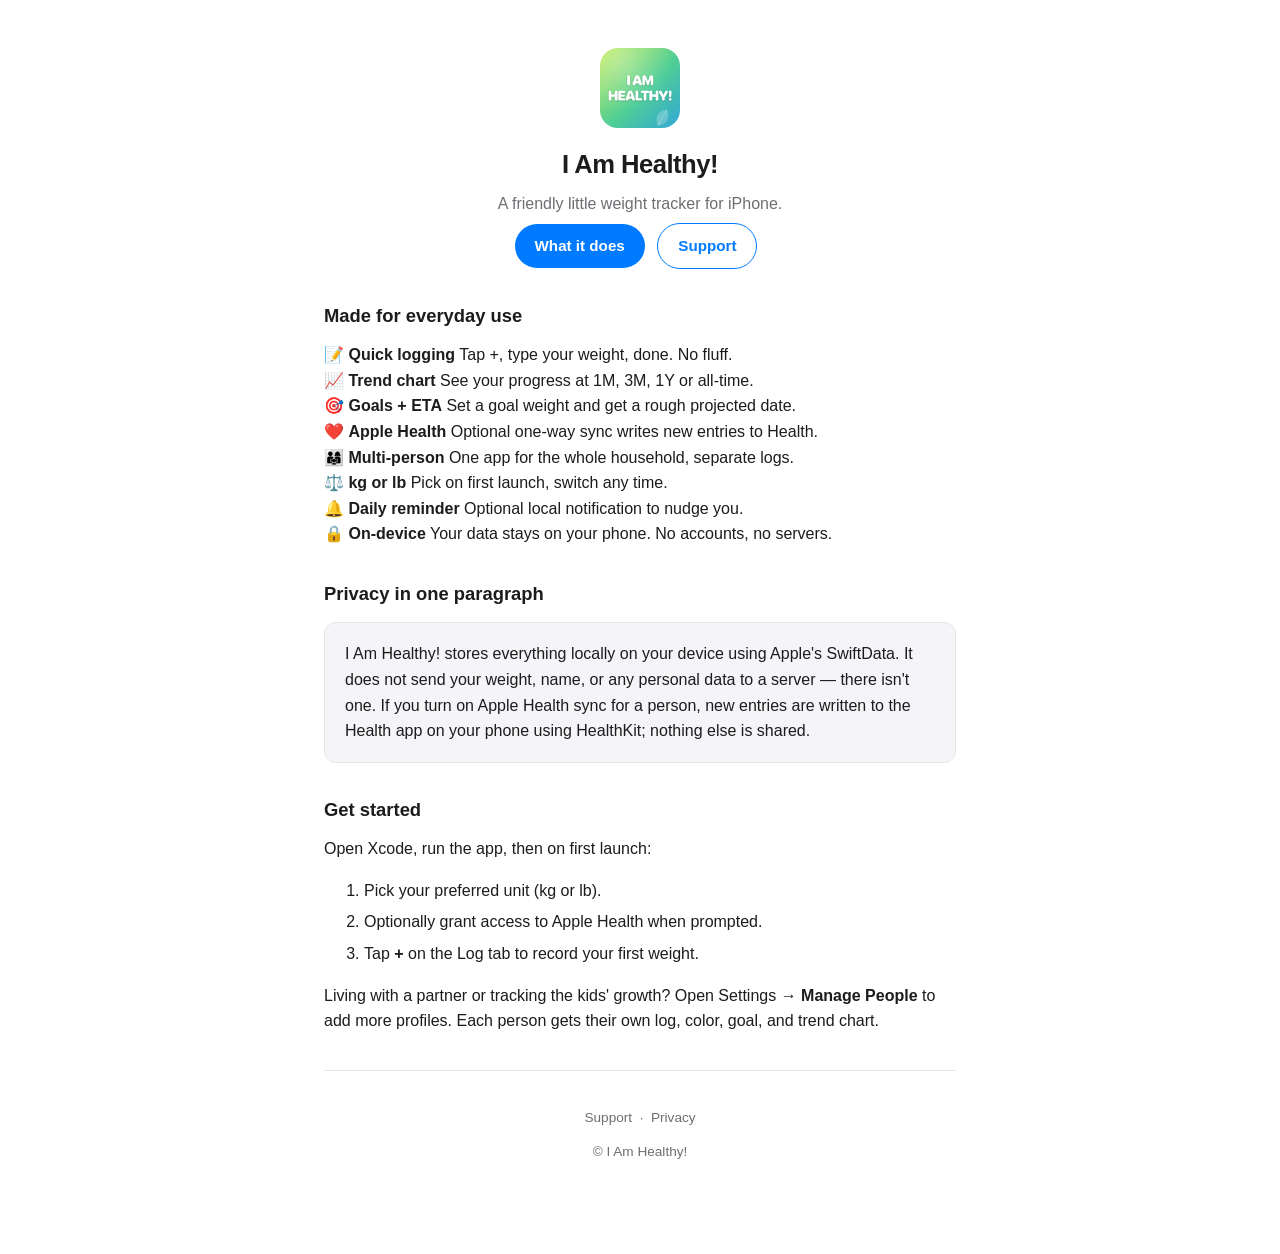
<file: index.html>
<!DOCTYPE html>
<html lang="en">
<head>
<meta charset="UTF-8">
<meta name="viewport" content="width=device-width, initial-scale=1.0">
<title>I Am Healthy!</title>
<meta name="description" content="A simple, lighthearted iPhone app for tracking weight — with optional Apple Health sync and support for the whole household.">
<link rel="icon" href="icon.png">
<link rel="apple-touch-icon" href="icon.png">
<link rel="stylesheet" href="_shared.css">
<meta property="og:title" content="I Am Healthy!">
<meta property="og:description" content="A simple weight tracker for iPhone. Local-first, Apple Health-friendly, multi-person.">
<meta property="og:image" content="icon.png">
</head>
<body>
<div class="wrap">

<header class="hero">
    <img class="icon" src="icon.png" style="width:80px;height:80px;border-radius:18px;" alt="I Am Healthy! app icon">
    <h1>I Am Healthy!</h1>
    <p class="tagline">A friendly little weight tracker for iPhone.</p>
    <p>
        <a class="cta" href="#features">What it does</a>
        <a class="cta secondary" href="support.html">Support</a>
    </p>
</header>

<h2 id="features">Made for everyday use</h2>
<div class="features">
    <div class="feature">
        <span class="emoji">📝</span>
        <strong>Quick logging</strong>
        <span>Tap +, type your weight, done. No fluff.</span>
    </div>
    <div class="feature">
        <span class="emoji">📈</span>
        <strong>Trend chart</strong>
        <span>See your progress at 1M, 3M, 1Y or all-time.</span>
    </div>
    <div class="feature">
        <span class="emoji">🎯</span>
        <strong>Goals + ETA</strong>
        <span>Set a goal weight and get a rough projected date.</span>
    </div>
    <div class="feature">
        <span class="emoji">❤️</span>
        <strong>Apple Health</strong>
        <span>Optional one-way sync writes new entries to Health.</span>
    </div>
    <div class="feature">
        <span class="emoji">👨‍👩‍👧</span>
        <strong>Multi-person</strong>
        <span>One app for the whole household, separate logs.</span>
    </div>
    <div class="feature">
        <span class="emoji">⚖️</span>
        <strong>kg or lb</strong>
        <span>Pick on first launch, switch any time.</span>
    </div>
    <div class="feature">
        <span class="emoji">🔔</span>
        <strong>Daily reminder</strong>
        <span>Optional local notification to nudge you.</span>
    </div>
    <div class="feature">
        <span class="emoji">🔒</span>
        <strong>On-device</strong>
        <span>Your data stays on your phone. No accounts, no servers.</span>
    </div>
</div>

<h2>Privacy in one paragraph</h2>
<div class="card">
    <p>
        I Am Healthy! stores everything locally on your device using Apple's SwiftData.
        It does not send your weight, name, or any personal data to a server &mdash; there isn't one.
        If you turn on Apple Health sync for a person, new entries are written to the Health app on your phone using HealthKit; nothing else is shared.
    </p>
</div>

<h2>Get started</h2>
<p>
    Open Xcode, run the app, then on first launch:
</p>
<ol>
    <li>Pick your preferred unit (kg or lb).</li>
    <li>Optionally grant access to Apple Health when prompted.</li>
    <li>Tap <strong>+</strong> on the Log tab to record your first weight.</li>
</ol>
<p>
    Living with a partner or tracking the kids' growth? Open Settings &rarr; <strong>Manage People</strong> to add more profiles. Each person gets their own log, color, goal, and trend chart.
</p>

<hr>
<footer>
    <p>
        <a href="support.html">Support</a> &nbsp;&middot;&nbsp;
        <a href="privacy.html">Privacy</a>
    </p>
    <p>&copy; I Am Healthy!</p>
</footer>

</div>
</body>
</html>
</file>
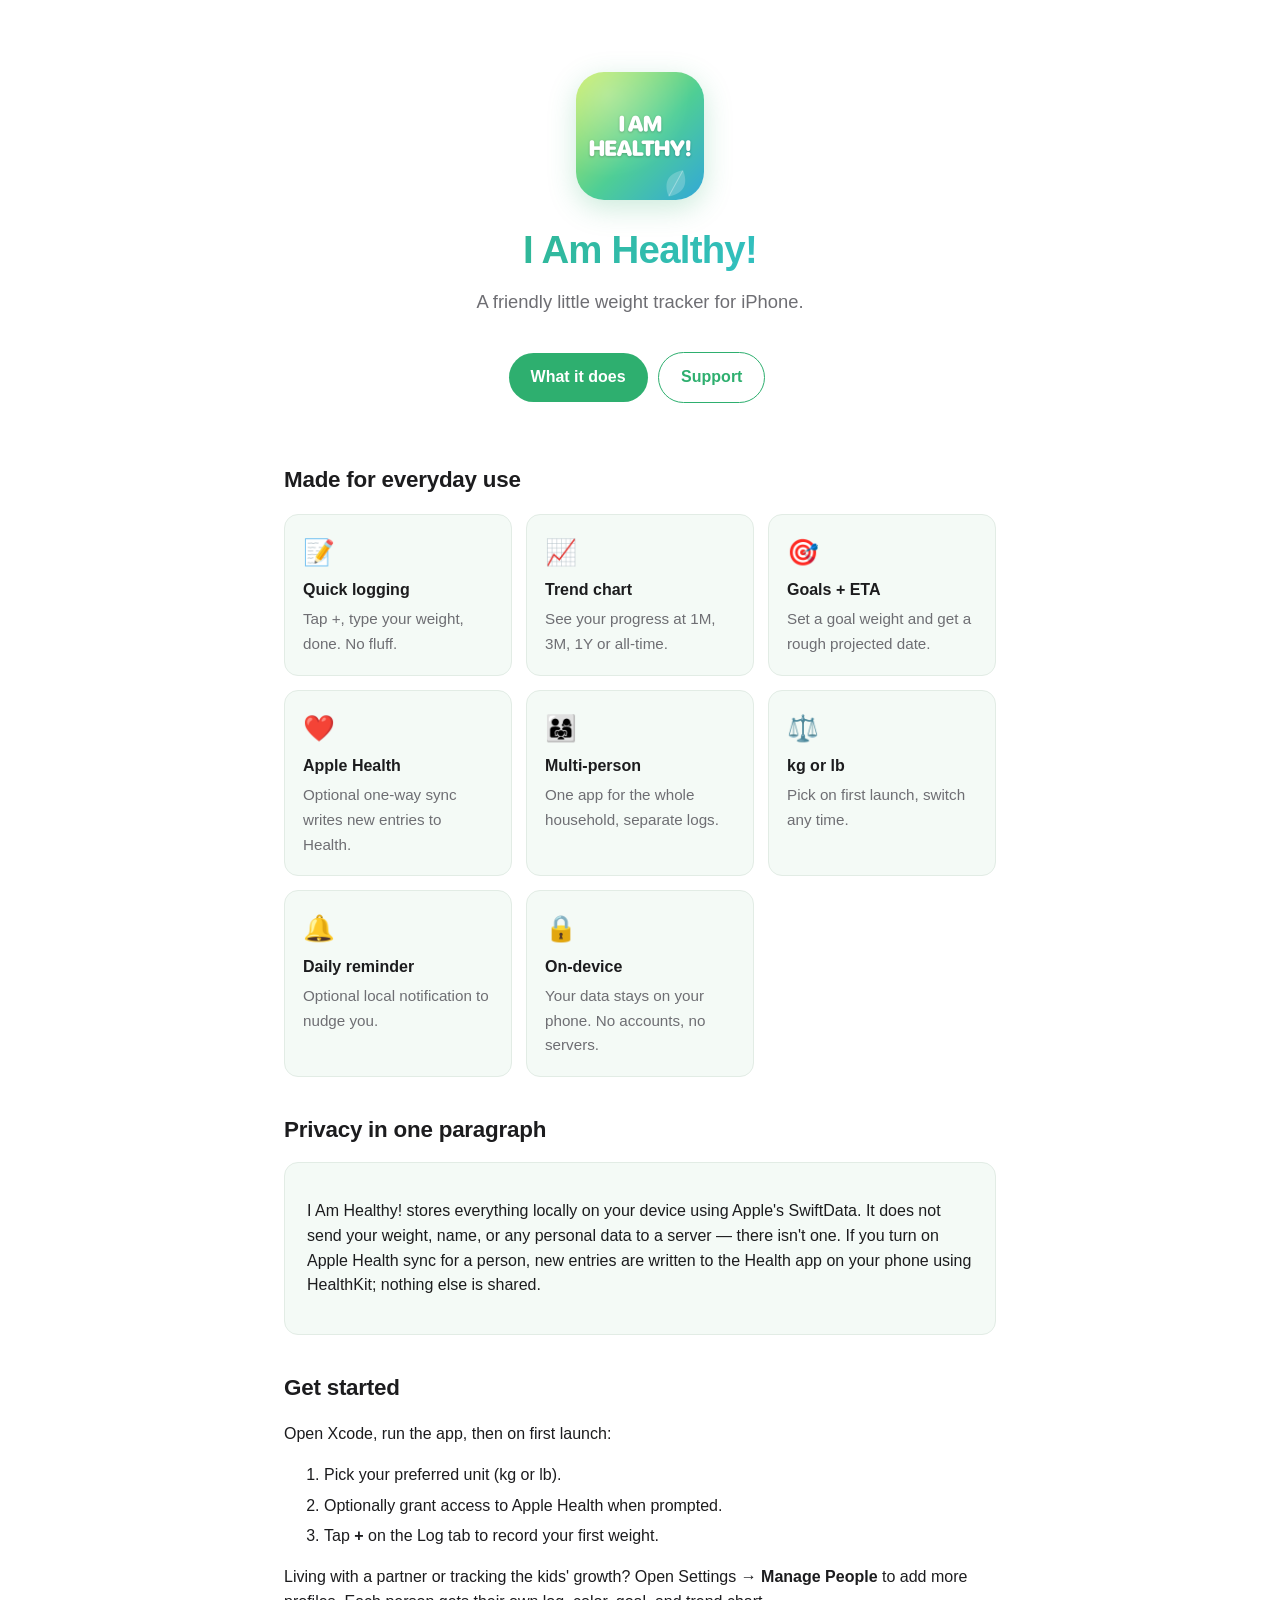
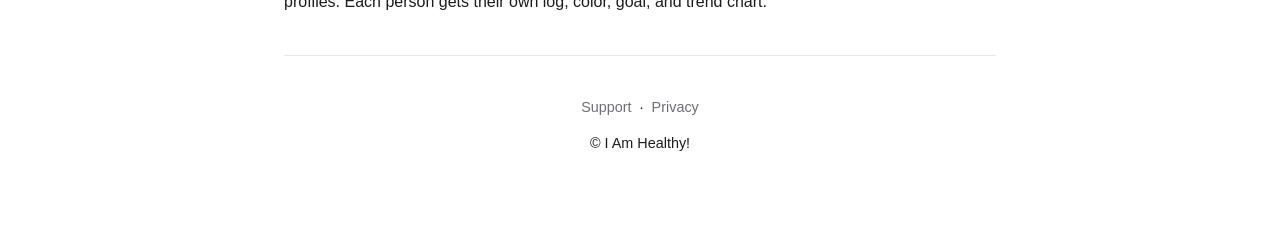
<file: docs/index.html>
<!DOCTYPE html>
<html lang="en">
<head>
<meta charset="UTF-8">
<meta name="viewport" content="width=device-width, initial-scale=1.0">
<title>I Am Healthy!</title>
<meta name="description" content="A simple, lighthearted iPhone app for tracking weight — with optional Apple Health sync and support for the whole household.">
<link rel="icon" href="icon.png">
<link rel="apple-touch-icon" href="icon.png">
<link rel="stylesheet" href="_shared.css">
<meta property="og:title" content="I Am Healthy!">
<meta property="og:description" content="A simple weight tracker for iPhone. Local-first, Apple Health-friendly, multi-person.">
<meta property="og:image" content="icon.png">
</head>
<body>
<div class="wrap">

<header class="hero">
    <img class="icon" src="icon.png" alt="I Am Healthy! app icon">
    <h1>I Am Healthy!</h1>
    <p class="tagline">A friendly little weight tracker for iPhone.</p>
    <p>
        <a class="cta" href="#features">What it does</a>
        <a class="cta secondary" href="support.html">Support</a>
    </p>
</header>

<h2 id="features">Made for everyday use</h2>
<div class="features">
    <div class="feature">
        <span class="emoji">📝</span>
        <strong>Quick logging</strong>
        <span>Tap +, type your weight, done. No fluff.</span>
    </div>
    <div class="feature">
        <span class="emoji">📈</span>
        <strong>Trend chart</strong>
        <span>See your progress at 1M, 3M, 1Y or all-time.</span>
    </div>
    <div class="feature">
        <span class="emoji">🎯</span>
        <strong>Goals + ETA</strong>
        <span>Set a goal weight and get a rough projected date.</span>
    </div>
    <div class="feature">
        <span class="emoji">❤️</span>
        <strong>Apple Health</strong>
        <span>Optional one-way sync writes new entries to Health.</span>
    </div>
    <div class="feature">
        <span class="emoji">👨‍👩‍👧</span>
        <strong>Multi-person</strong>
        <span>One app for the whole household, separate logs.</span>
    </div>
    <div class="feature">
        <span class="emoji">⚖️</span>
        <strong>kg or lb</strong>
        <span>Pick on first launch, switch any time.</span>
    </div>
    <div class="feature">
        <span class="emoji">🔔</span>
        <strong>Daily reminder</strong>
        <span>Optional local notification to nudge you.</span>
    </div>
    <div class="feature">
        <span class="emoji">🔒</span>
        <strong>On-device</strong>
        <span>Your data stays on your phone. No accounts, no servers.</span>
    </div>
</div>

<h2>Privacy in one paragraph</h2>
<div class="card">
    <p>
        I Am Healthy! stores everything locally on your device using Apple's SwiftData.
        It does not send your weight, name, or any personal data to a server &mdash; there isn't one.
        If you turn on Apple Health sync for a person, new entries are written to the Health app on your phone using HealthKit; nothing else is shared.
    </p>
</div>

<h2>Get started</h2>
<p>
    Open Xcode, run the app, then on first launch:
</p>
<ol>
    <li>Pick your preferred unit (kg or lb).</li>
    <li>Optionally grant access to Apple Health when prompted.</li>
    <li>Tap <strong>+</strong> on the Log tab to record your first weight.</li>
</ol>
<p>
    Living with a partner or tracking the kids' growth? Open Settings &rarr; <strong>Manage People</strong> to add more profiles. Each person gets their own log, color, goal, and trend chart.
</p>

<hr>
<footer>
    <p>
        <a href="support.html">Support</a> &nbsp;&middot;&nbsp;
        <a href="privacy.html">Privacy</a>
    </p>
    <p>&copy; I Am Healthy!</p>
</footer>

</div>
</body>
</html>
</file>
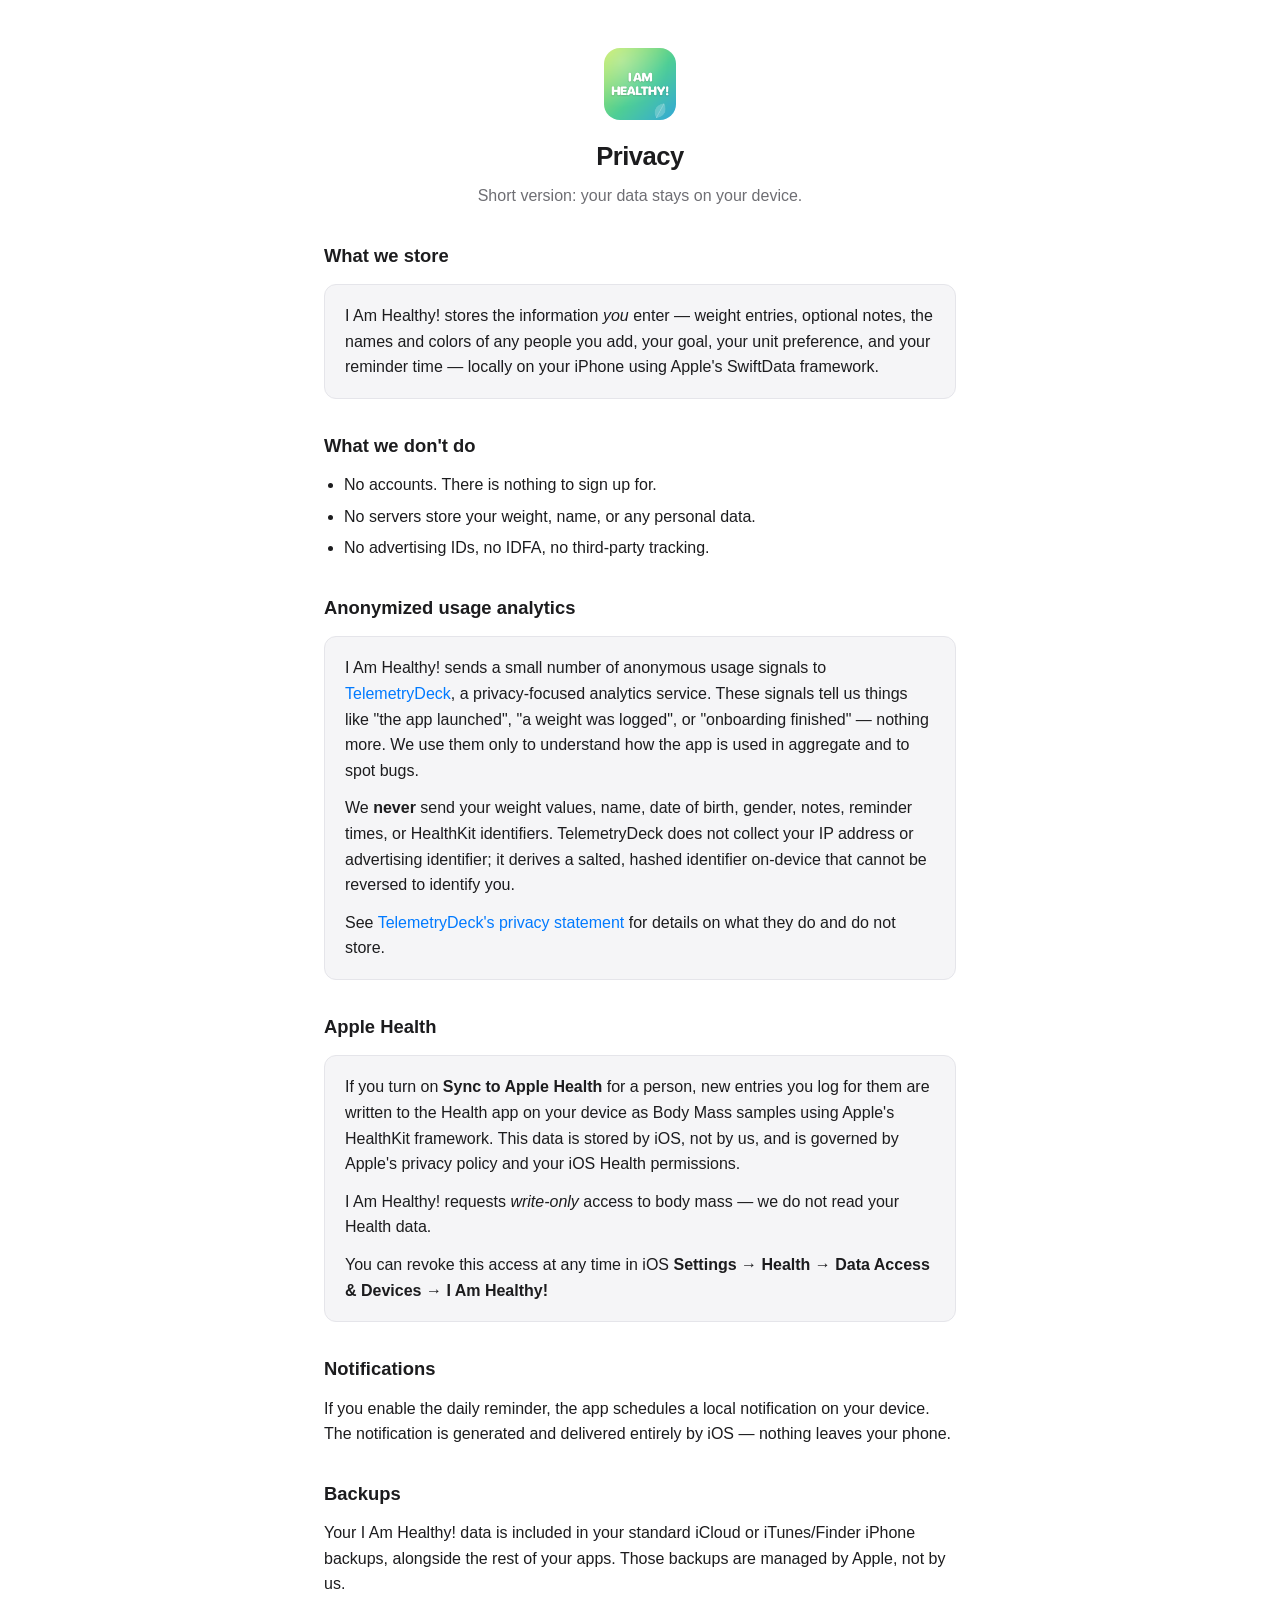
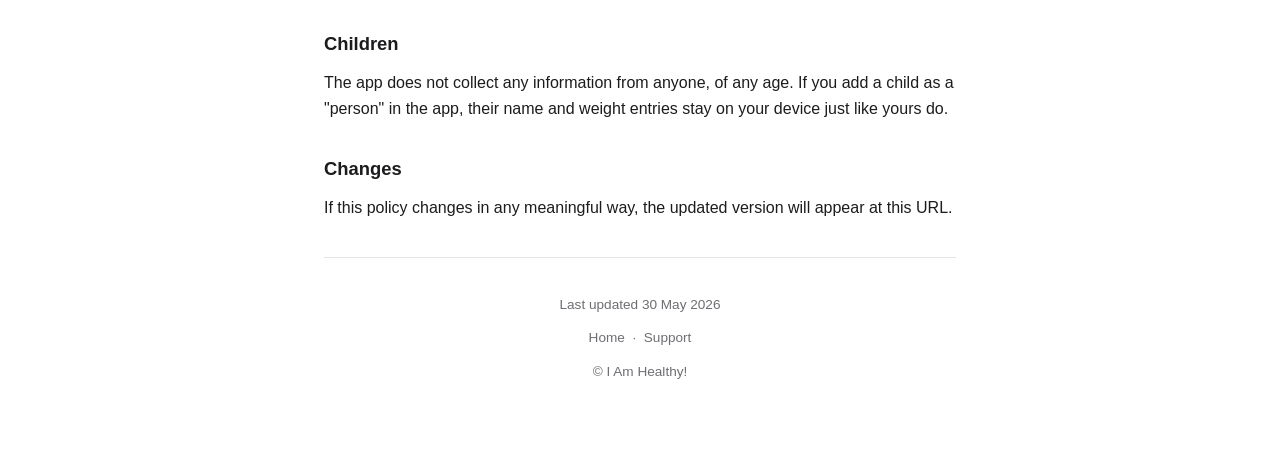
<file: privacy.html>
<!DOCTYPE html>
<html lang="en">
<head>
<meta charset="UTF-8">
<meta name="viewport" content="width=device-width, initial-scale=1.0">
<title>Privacy &middot; I Am Healthy!</title>
<meta name="description" content="Privacy statement for I Am Healthy! &mdash; your data stays on your device.">
<link rel="icon" href="icon.png">
<link rel="apple-touch-icon" href="icon.png">
<link rel="stylesheet" href="_shared.css">
</head>
<body>
<div class="wrap">

<header>
    <a href="index.html"><img class="icon" src="icon.png" alt="I Am Healthy! app icon"></a>
    <h1>Privacy</h1>
    <p class="tagline">Short version: your data stays on your device.</p>
</header>

<h2>What we store</h2>
<div class="card">
    <p>
        I Am Healthy! stores the information <em>you</em> enter &mdash; weight entries, optional notes, the names and colors of any people you add, your goal, your unit preference, and your reminder time &mdash; locally on your iPhone using Apple's SwiftData framework.
    </p>
</div>

<h2>What we don't do</h2>
<ul>
    <li>No accounts. There is nothing to sign up for.</li>
    <li>No servers store your weight, name, or any personal data.</li>
    <li>No advertising IDs, no IDFA, no third-party tracking.</li>
</ul>

<h2>Anonymized usage analytics</h2>
<div class="card">
    <p>
        I Am Healthy! sends a small number of anonymous usage signals to <a href="https://telemetrydeck.com" rel="noopener">TelemetryDeck</a>, a privacy-focused analytics service. These signals tell us things like "the app launched", "a weight was logged", or "onboarding finished" &mdash; nothing more. We use them only to understand how the app is used in aggregate and to spot bugs.
    </p>
    <p>
        We <strong>never</strong> send your weight values, name, date of birth, gender, notes, reminder times, or HealthKit identifiers. TelemetryDeck does not collect your IP address or advertising identifier; it derives a salted, hashed identifier on-device that cannot be reversed to identify you.
    </p>
    <p>
        See <a href="https://telemetrydeck.com/privacy/" rel="noopener">TelemetryDeck's privacy statement</a> for details on what they do and do not store.
    </p>
</div>

<h2>Apple Health</h2>
<div class="card">
    <p>
        If you turn on <strong>Sync to Apple Health</strong> for a person, new entries you log for them are written to the Health app on your device as Body Mass samples using Apple's HealthKit framework. This data is stored by iOS, not by us, and is governed by Apple's privacy policy and your iOS Health permissions.
    </p>
    <p>
        I Am Healthy! requests <em>write-only</em> access to body mass &mdash; we do not read your Health data.
    </p>
    <p>
        You can revoke this access at any time in iOS <strong>Settings &rarr; Health &rarr; Data Access &amp; Devices &rarr; I Am Healthy!</strong>
    </p>
</div>

<h2>Notifications</h2>
<p>
    If you enable the daily reminder, the app schedules a local notification on your device. The notification is generated and delivered entirely by iOS &mdash; nothing leaves your phone.
</p>

<h2>Backups</h2>
<p>
    Your I Am Healthy! data is included in your standard iCloud or iTunes/Finder iPhone backups, alongside the rest of your apps. Those backups are managed by Apple, not by us.
</p>

<h2>Children</h2>
<p>
    The app does not collect any information from anyone, of any age. If you add a child as a "person" in the app, their name and weight entries stay on your device just like yours do.
</p>

<h2>Changes</h2>
<p>
    If this policy changes in any meaningful way, the updated version will appear at this URL.
</p>

<hr>
<footer>
    <p>Last updated 30 May 2026</p>
    <p>
        <a href="index.html">Home</a> &nbsp;&middot;&nbsp;
        <a href="support.html">Support</a>
    </p>
    <p>&copy; I Am Healthy!</p>
</footer>

</div>
</body>
</html>
</file>
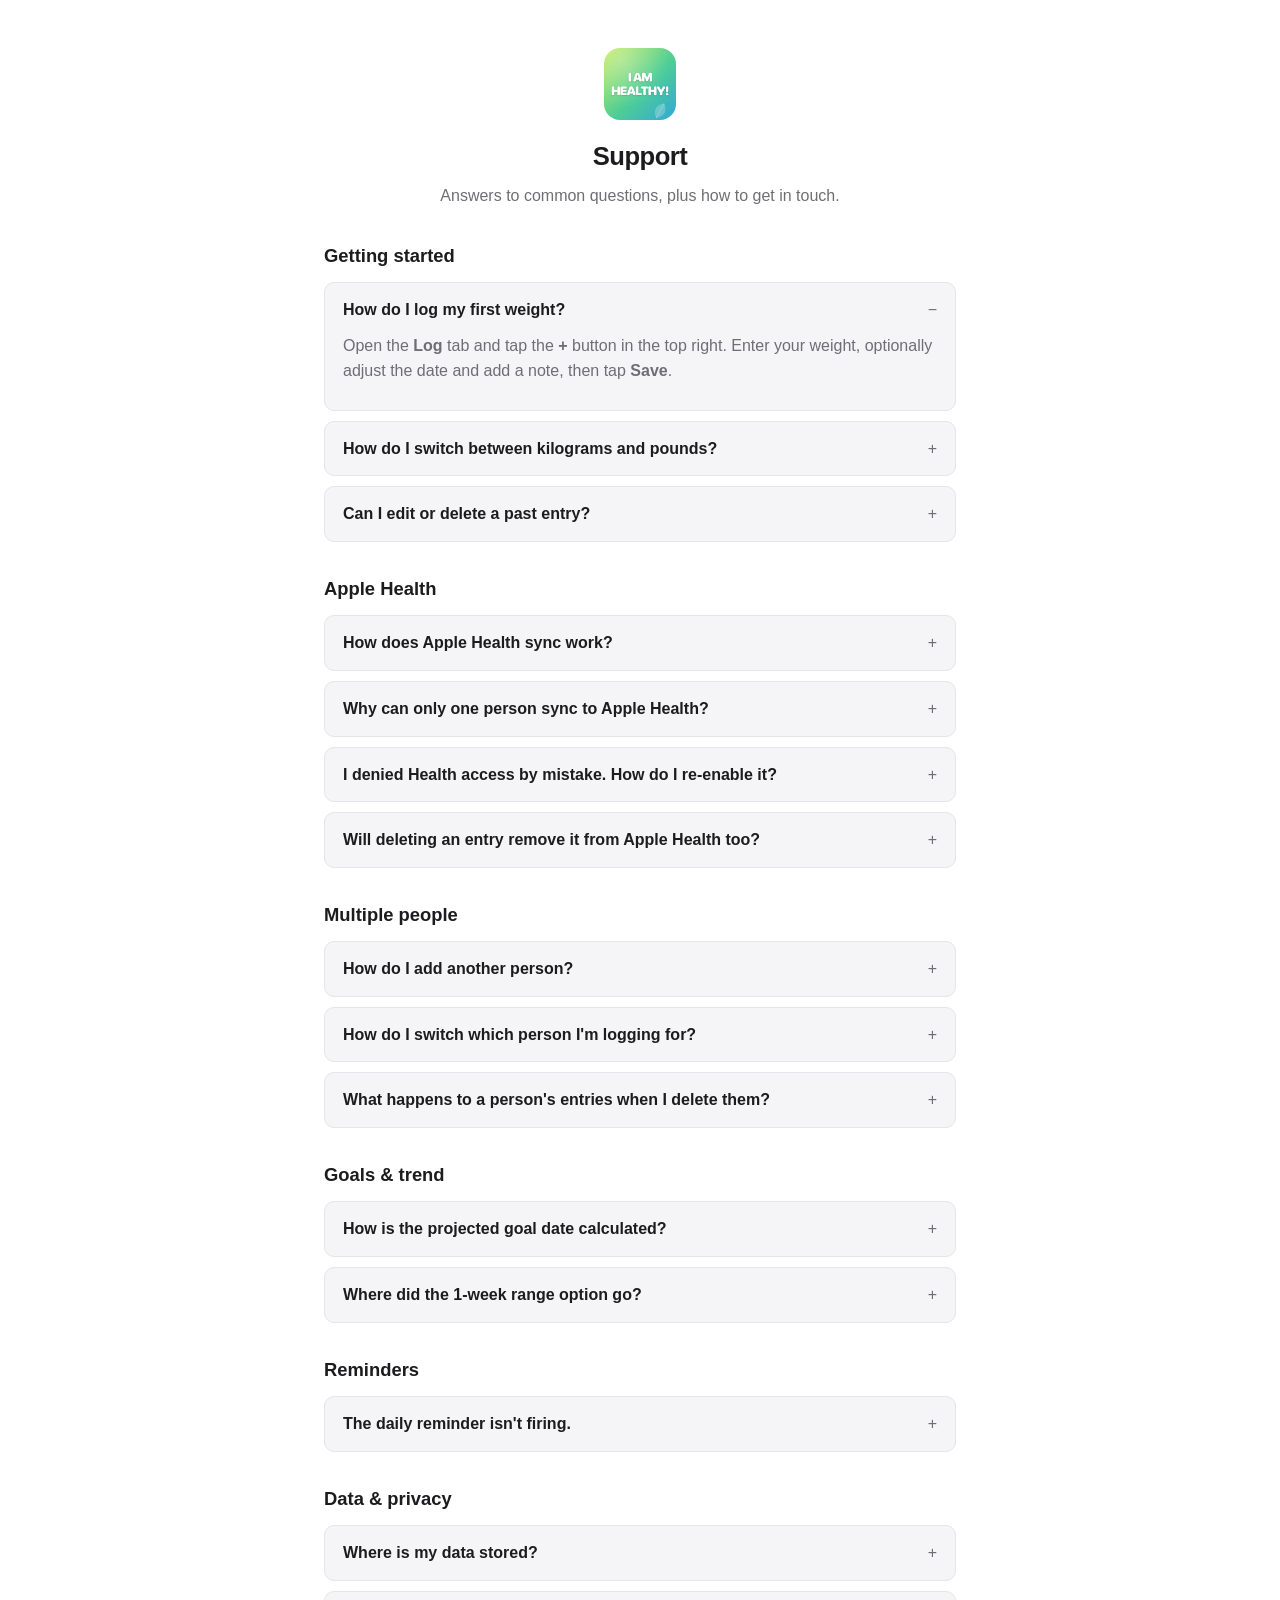
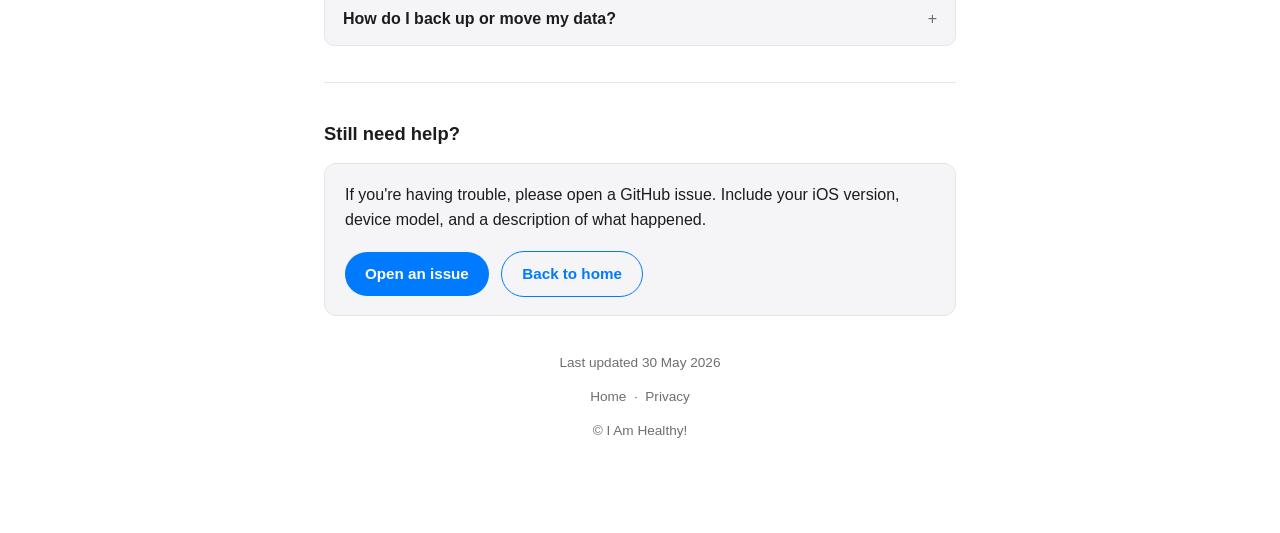
<file: support.html>
<!DOCTYPE html>
<html lang="en">
<head>
<meta charset="UTF-8">
<meta name="viewport" content="width=device-width, initial-scale=1.0">
<title>Support &middot; I Am Healthy!</title>
<meta name="description" content="Help and FAQ for the I Am Healthy! weight tracking app.">
<link rel="icon" href="icon.png">
<link rel="apple-touch-icon" href="icon.png">
<link rel="stylesheet" href="_shared.css">
</head>
<body>
<div class="wrap">

<header>
    <a href="index.html"><img class="icon" src="icon.png" alt="I Am Healthy! app icon"></a>
    <h1>Support</h1>
    <p class="tagline">Answers to common questions, plus how to get in touch.</p>
</header>

<h2>Getting started</h2>

<details class="faq" open>
    <summary>How do I log my first weight?</summary>
    <p>Open the <strong>Log</strong> tab and tap the <strong>+</strong> button in the top right. Enter your weight, optionally adjust the date and add a note, then tap <strong>Save</strong>.</p>
</details>

<details class="faq">
    <summary>How do I switch between kilograms and pounds?</summary>
    <p>You're prompted to pick on first launch. To change later, go to <strong>Settings &rarr; Units</strong> and choose the other option. Your saved data isn't altered &mdash; only how it's displayed.</p>
</details>

<details class="faq">
    <summary>Can I edit or delete a past entry?</summary>
    <p>Swipe left on any entry in the Log tab to delete it. (Editing isn't supported yet &mdash; delete and re-add for now.)</p>
</details>

<h2>Apple Health</h2>

<details class="faq">
    <summary>How does Apple Health sync work?</summary>
    <p>I Am Healthy! does <em>write-only</em> syncing. When you save a new entry for a person whose <strong>Sync to Apple Health</strong> toggle is on, that weight is written to Health as a Body Mass sample. The app does not read existing samples back from Health.</p>
</details>

<details class="faq">
    <summary>Why can only one person sync to Apple Health?</summary>
    <p>Apple Health on your phone represents the device owner's data. Mixing multiple people's weights into one Health record would mislead Apple's trends, your doctor, and other apps that read from Health. So we let exactly one profile &mdash; usually you &mdash; write to Health, while everyone else stays only inside this app.</p>
</details>

<details class="faq">
    <summary>I denied Health access by mistake. How do I re-enable it?</summary>
    <p>Open the iOS <strong>Settings</strong> app &rarr; <strong>Health</strong> &rarr; <strong>Data Access &amp; Devices</strong> &rarr; <strong>I Am Healthy!</strong> and turn on <em>Body Mass</em> under "Allow… to Write Data."</p>
</details>

<details class="faq">
    <summary>Will deleting an entry remove it from Apple Health too?</summary>
    <p>Yes. If the entry was originally written to Health, deleting it in I Am Healthy! also deletes the matching sample from Health (best-effort).</p>
</details>

<h2>Multiple people</h2>

<details class="faq">
    <summary>How do I add another person?</summary>
    <p>Go to <strong>Settings &rarr; Manage People</strong> (or tap the avatar in the top-left of the Log/Trend tab and choose <em>Manage People…</em>). Tap <strong>+</strong>, give them a name and a color, set an optional goal, and save.</p>
</details>

<details class="faq">
    <summary>How do I switch which person I'm logging for?</summary>
    <p>Tap the avatar in the top-left of the Log or Trend tab and pick a name from the menu.</p>
</details>

<details class="faq">
    <summary>What happens to a person's entries when I delete them?</summary>
    <p>All of that person's local entries are deleted along with them. If they were syncing to Health, their existing Health samples are <em>not</em> automatically removed &mdash; you can clear those from the Health app if you wish.</p>
</details>

<h2>Goals &amp; trend</h2>

<details class="faq">
    <summary>How is the projected goal date calculated?</summary>
    <p>Once a person has at least about two weeks of recent entries, the app fits a simple linear regression to the last 14 days and extrapolates to the goal weight. It's a rough guide, not a promise &mdash; if your trend is flat or moving the wrong way, no date is shown.</p>
</details>

<details class="faq">
    <summary>Where did the 1-week range option go?</summary>
    <p>It was a bit too noisy on a daily-logged metric &mdash; we removed it in favor of 1M / 3M / 1Y / All.</p>
</details>

<h2>Reminders</h2>

<details class="faq">
    <summary>The daily reminder isn't firing.</summary>
    <p>Open iOS <strong>Settings &rarr; Notifications &rarr; I Am Healthy!</strong> and confirm <em>Allow Notifications</em> is on. Then in I Am Healthy!, toggle the reminder off and back on to reschedule it.</p>
</details>

<h2>Data &amp; privacy</h2>

<details class="faq">
    <summary>Where is my data stored?</summary>
    <p>Locally on your device, using Apple's SwiftData framework. There is no account, no cloud, and no analytics. See the <a href="privacy.html">privacy page</a> for the short version.</p>
</details>

<details class="faq">
    <summary>How do I back up or move my data?</summary>
    <p>Your data is included in your standard iCloud or iTunes/Finder iPhone backup. There's no in-app export today; if that's important to you, please let us know.</p>
</details>

<hr>

<h2>Still need help?</h2>
<div class="card">
    <p>
        If you're having trouble, please open a GitHub issue. Include your iOS version, device model, and a description of what happened.
    </p>
    <p>
        <a class="cta" href="https://github.com/trantjustin/IAmHealthy/issues/new">Open an issue</a>
        <a class="cta secondary" href="index.html">Back to home</a>
    </p>
</div>

<footer>
    <p>Last updated 30 May 2026</p>
    <p>
        <a href="index.html">Home</a> &nbsp;&middot;&nbsp;
        <a href="privacy.html">Privacy</a>
    </p>
    <p>&copy; I Am Healthy!</p>
</footer>

</div>
</body>
</html>
</file>
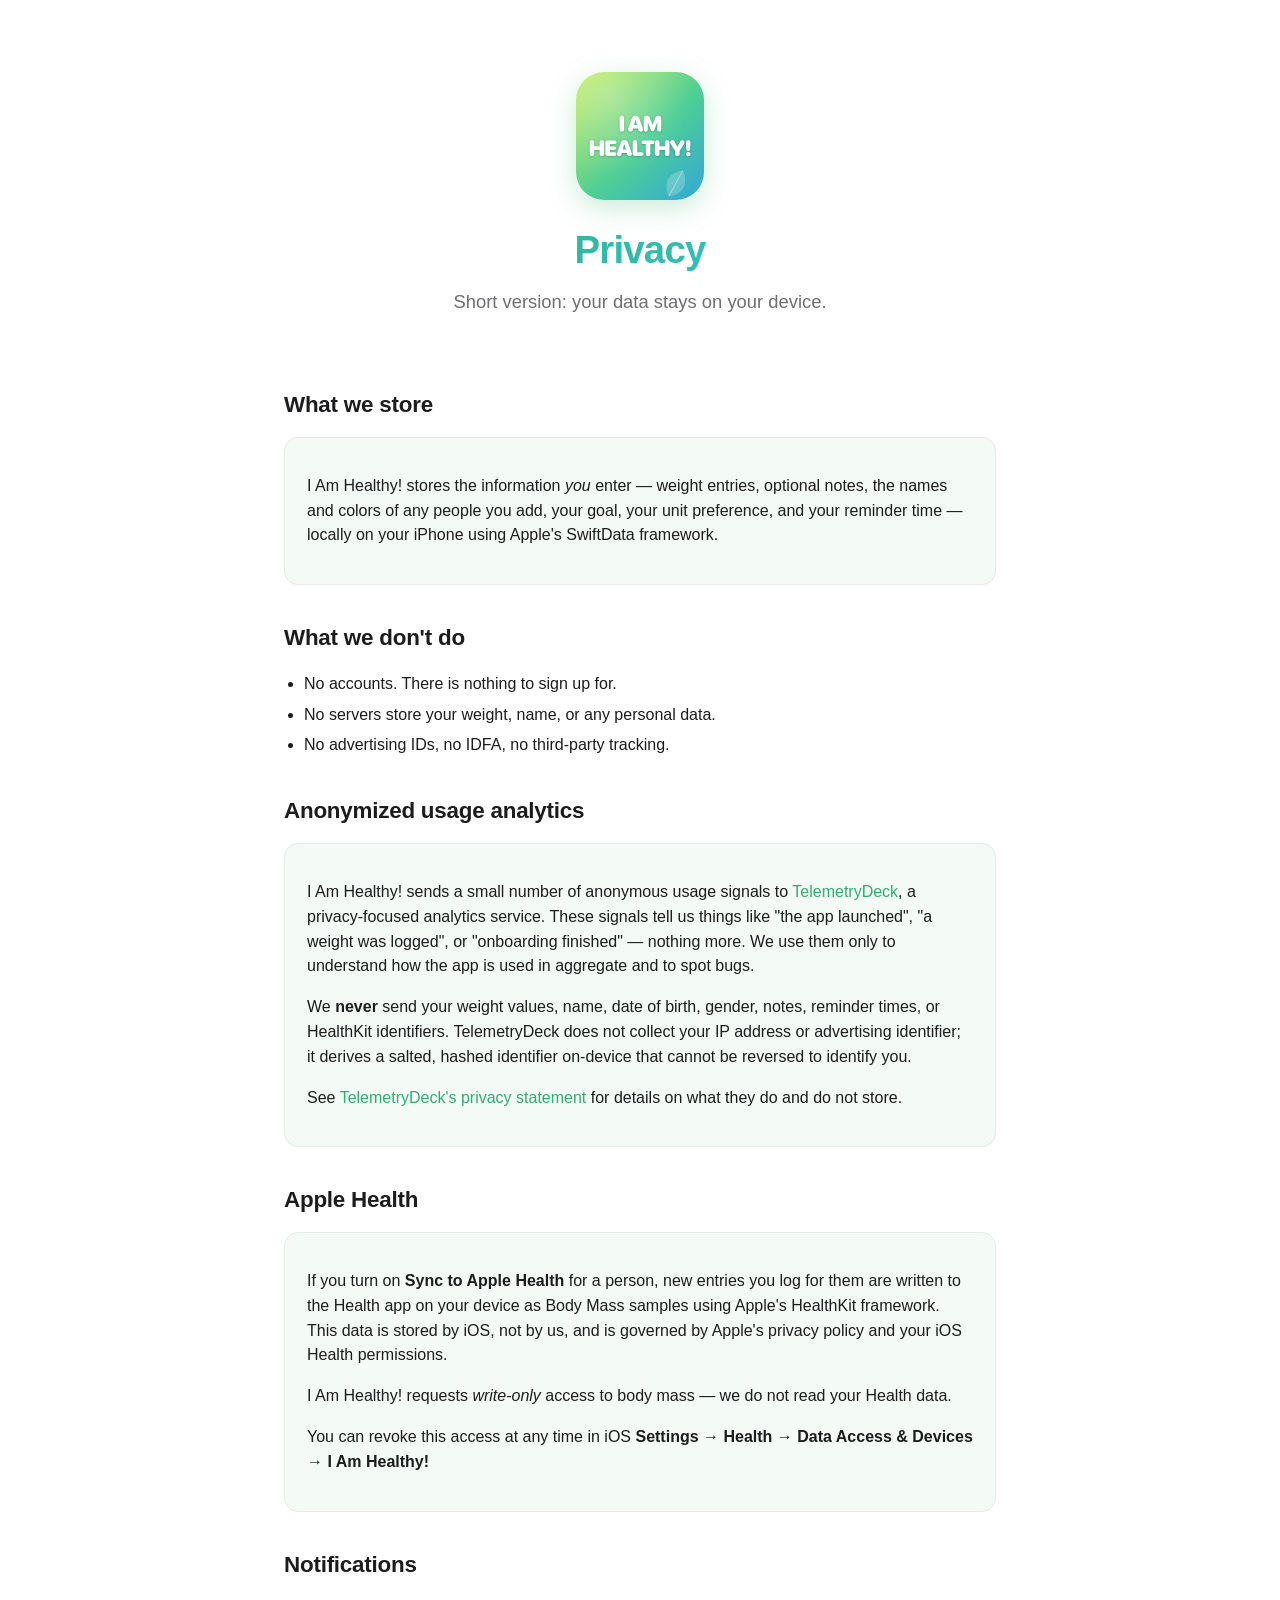
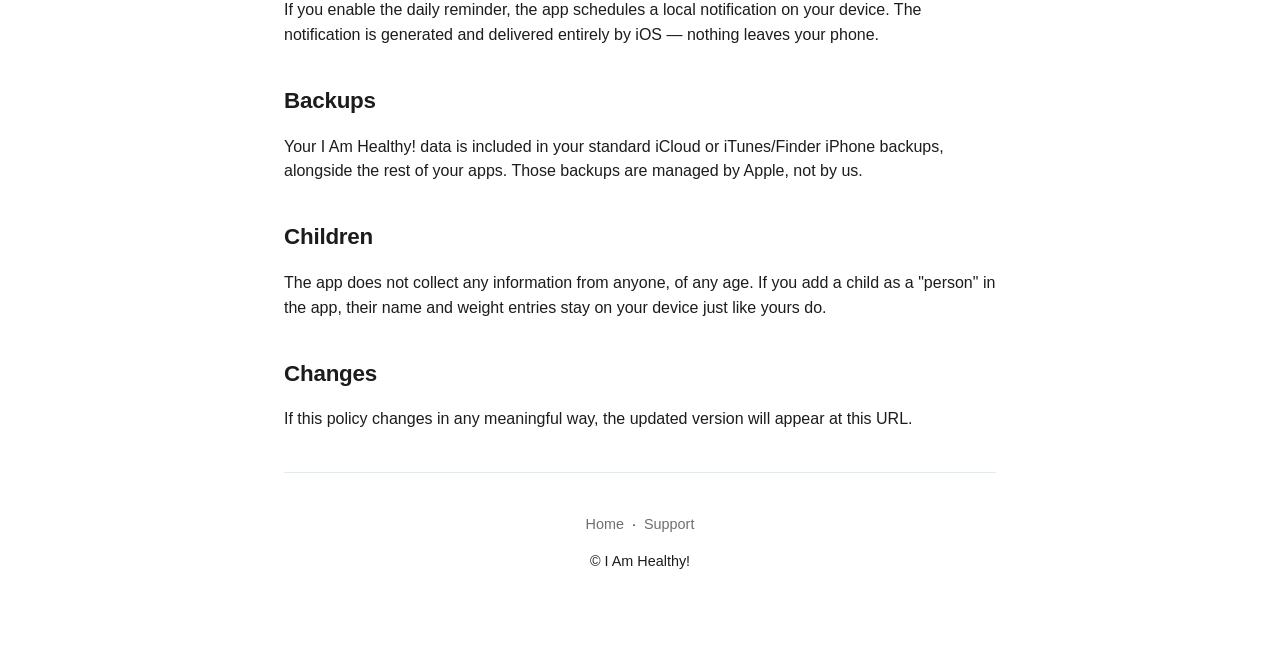
<file: docs/privacy.html>
<!DOCTYPE html>
<html lang="en">
<head>
<meta charset="UTF-8">
<meta name="viewport" content="width=device-width, initial-scale=1.0">
<title>Privacy &middot; I Am Healthy!</title>
<meta name="description" content="Privacy statement for I Am Healthy! &mdash; your data stays on your device.">
<link rel="icon" href="icon.png">
<link rel="apple-touch-icon" href="icon.png">
<link rel="stylesheet" href="_shared.css">
</head>
<body>
<div class="wrap">

<header class="hero">
    <a href="index.html"><img class="icon" src="icon.png" alt="I Am Healthy! app icon"></a>
    <h1>Privacy</h1>
    <p class="tagline">Short version: your data stays on your device.</p>
</header>

<h2>What we store</h2>
<div class="card">
    <p>
        I Am Healthy! stores the information <em>you</em> enter &mdash; weight entries, optional notes, the names and colors of any people you add, your goal, your unit preference, and your reminder time &mdash; locally on your iPhone using Apple's SwiftData framework.
    </p>
</div>

<h2>What we don't do</h2>
<ul>
    <li>No accounts. There is nothing to sign up for.</li>
    <li>No servers store your weight, name, or any personal data.</li>
    <li>No advertising IDs, no IDFA, no third-party tracking.</li>
</ul>

<h2>Anonymized usage analytics</h2>
<div class="card">
    <p>
        I Am Healthy! sends a small number of anonymous usage signals to <a href="https://telemetrydeck.com" rel="noopener">TelemetryDeck</a>, a privacy-focused analytics service. These signals tell us things like "the app launched", "a weight was logged", or "onboarding finished" &mdash; nothing more. We use them only to understand how the app is used in aggregate and to spot bugs.
    </p>
    <p>
        We <strong>never</strong> send your weight values, name, date of birth, gender, notes, reminder times, or HealthKit identifiers. TelemetryDeck does not collect your IP address or advertising identifier; it derives a salted, hashed identifier on-device that cannot be reversed to identify you.
    </p>
    <p>
        See <a href="https://telemetrydeck.com/privacy/" rel="noopener">TelemetryDeck's privacy statement</a> for details on what they do and do not store.
    </p>
</div>

<h2>Apple Health</h2>
<div class="card">
    <p>
        If you turn on <strong>Sync to Apple Health</strong> for a person, new entries you log for them are written to the Health app on your device as Body Mass samples using Apple's HealthKit framework. This data is stored by iOS, not by us, and is governed by Apple's privacy policy and your iOS Health permissions.
    </p>
    <p>
        I Am Healthy! requests <em>write-only</em> access to body mass &mdash; we do not read your Health data.
    </p>
    <p>
        You can revoke this access at any time in iOS <strong>Settings &rarr; Health &rarr; Data Access &amp; Devices &rarr; I Am Healthy!</strong>
    </p>
</div>

<h2>Notifications</h2>
<p>
    If you enable the daily reminder, the app schedules a local notification on your device. The notification is generated and delivered entirely by iOS &mdash; nothing leaves your phone.
</p>

<h2>Backups</h2>
<p>
    Your I Am Healthy! data is included in your standard iCloud or iTunes/Finder iPhone backups, alongside the rest of your apps. Those backups are managed by Apple, not by us.
</p>

<h2>Children</h2>
<p>
    The app does not collect any information from anyone, of any age. If you add a child as a "person" in the app, their name and weight entries stay on your device just like yours do.
</p>

<h2>Changes</h2>
<p>
    If this policy changes in any meaningful way, the updated version will appear at this URL.
</p>

<hr>
<footer>
    <p>
        <a href="index.html">Home</a> &nbsp;&middot;&nbsp;
        <a href="support.html">Support</a>
    </p>
    <p>&copy; I Am Healthy!</p>
</footer>

</div>
</body>
</html>
</file>
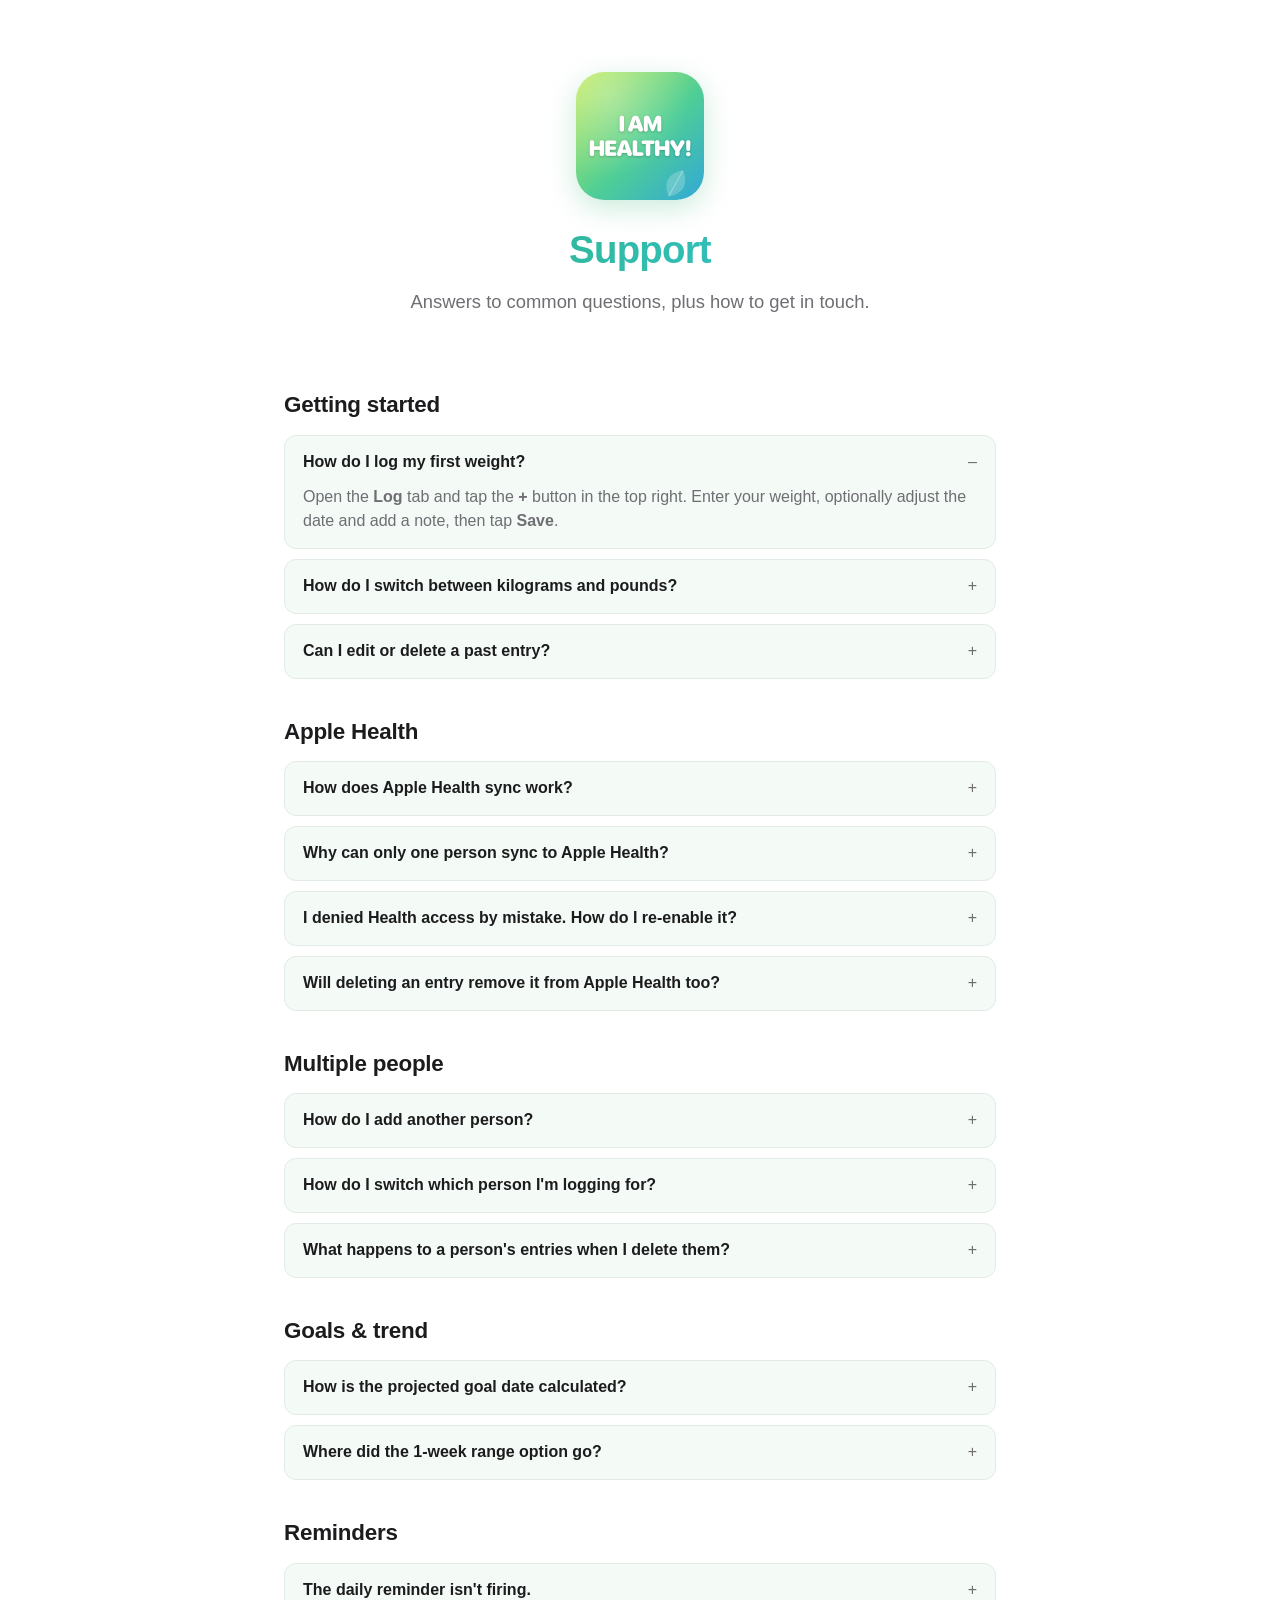
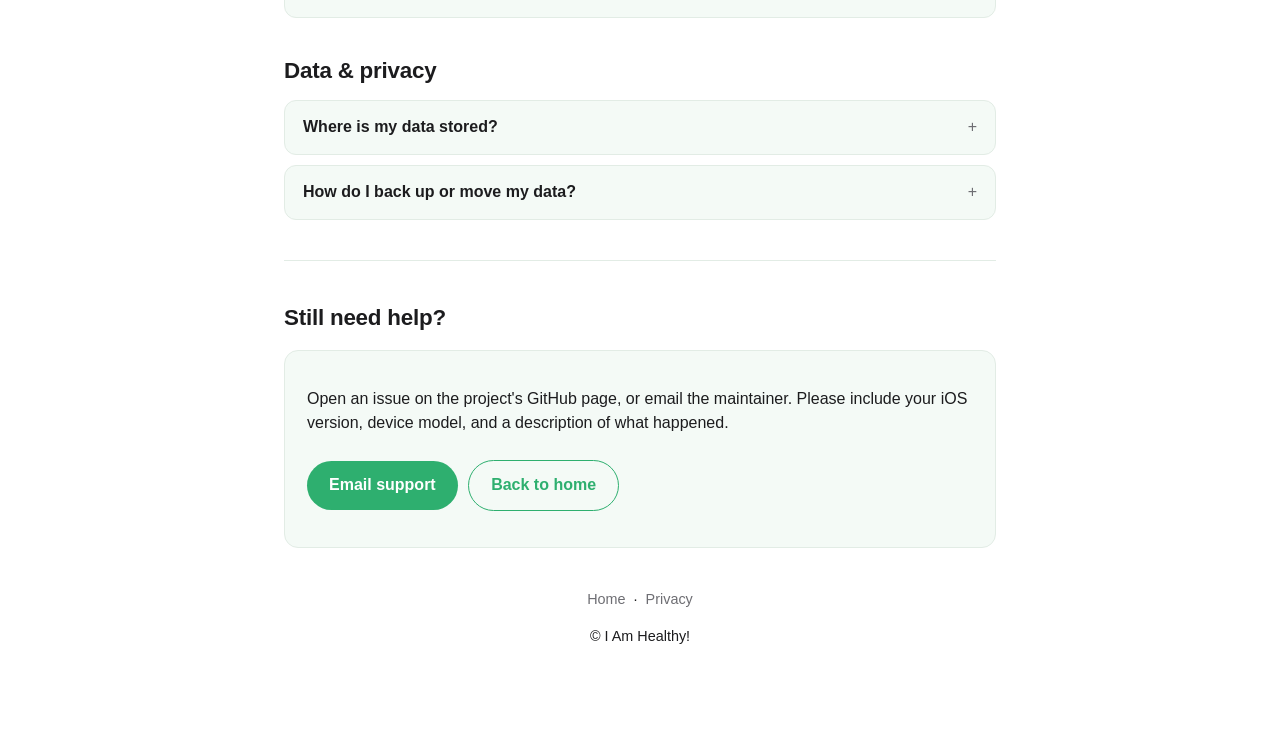
<file: docs/support.html>
<!DOCTYPE html>
<html lang="en">
<head>
<meta charset="UTF-8">
<meta name="viewport" content="width=device-width, initial-scale=1.0">
<title>Support &middot; I Am Healthy!</title>
<meta name="description" content="Help and FAQ for the I Am Healthy! weight tracking app.">
<link rel="icon" href="icon.png">
<link rel="apple-touch-icon" href="icon.png">
<link rel="stylesheet" href="_shared.css">
</head>
<body>
<div class="wrap">

<header class="hero">
    <a href="index.html"><img class="icon" src="icon.png" alt="I Am Healthy! app icon"></a>
    <h1>Support</h1>
    <p class="tagline">Answers to common questions, plus how to get in touch.</p>
</header>

<h2>Getting started</h2>

<details class="faq" open>
    <summary>How do I log my first weight?</summary>
    <p>Open the <strong>Log</strong> tab and tap the <strong>+</strong> button in the top right. Enter your weight, optionally adjust the date and add a note, then tap <strong>Save</strong>.</p>
</details>

<details class="faq">
    <summary>How do I switch between kilograms and pounds?</summary>
    <p>You're prompted to pick on first launch. To change later, go to <strong>Settings &rarr; Units</strong> and choose the other option. Your saved data isn't altered &mdash; only how it's displayed.</p>
</details>

<details class="faq">
    <summary>Can I edit or delete a past entry?</summary>
    <p>Swipe left on any entry in the Log tab to delete it. (Editing isn't supported yet &mdash; delete and re-add for now.)</p>
</details>

<h2>Apple Health</h2>

<details class="faq">
    <summary>How does Apple Health sync work?</summary>
    <p>I Am Healthy! does <em>write-only</em> syncing. When you save a new entry for a person whose <strong>Sync to Apple Health</strong> toggle is on, that weight is written to Health as a Body Mass sample. The app does not read existing samples back from Health.</p>
</details>

<details class="faq">
    <summary>Why can only one person sync to Apple Health?</summary>
    <p>Apple Health on your phone represents the device owner's data. Mixing multiple people's weights into one Health record would mislead Apple's trends, your doctor, and other apps that read from Health. So we let exactly one profile &mdash; usually you &mdash; write to Health, while everyone else stays only inside this app.</p>
</details>

<details class="faq">
    <summary>I denied Health access by mistake. How do I re-enable it?</summary>
    <p>Open the iOS <strong>Settings</strong> app &rarr; <strong>Health</strong> &rarr; <strong>Data Access &amp; Devices</strong> &rarr; <strong>I Am Healthy!</strong> and turn on <em>Body Mass</em> under "Allow… to Write Data."</p>
</details>

<details class="faq">
    <summary>Will deleting an entry remove it from Apple Health too?</summary>
    <p>Yes. If the entry was originally written to Health, deleting it in I Am Healthy! also deletes the matching sample from Health (best-effort).</p>
</details>

<h2>Multiple people</h2>

<details class="faq">
    <summary>How do I add another person?</summary>
    <p>Go to <strong>Settings &rarr; Manage People</strong> (or tap the avatar in the top-left of the Log/Trend tab and choose <em>Manage People…</em>). Tap <strong>+</strong>, give them a name and a color, set an optional goal, and save.</p>
</details>

<details class="faq">
    <summary>How do I switch which person I'm logging for?</summary>
    <p>Tap the avatar in the top-left of the Log or Trend tab and pick a name from the menu.</p>
</details>

<details class="faq">
    <summary>What happens to a person's entries when I delete them?</summary>
    <p>All of that person's local entries are deleted along with them. If they were syncing to Health, their existing Health samples are <em>not</em> automatically removed &mdash; you can clear those from the Health app if you wish.</p>
</details>

<h2>Goals &amp; trend</h2>

<details class="faq">
    <summary>How is the projected goal date calculated?</summary>
    <p>Once a person has at least about two weeks of recent entries, the app fits a simple linear regression to the last 14 days and extrapolates to the goal weight. It's a rough guide, not a promise &mdash; if your trend is flat or moving the wrong way, no date is shown.</p>
</details>

<details class="faq">
    <summary>Where did the 1-week range option go?</summary>
    <p>It was a bit too noisy on a daily-logged metric &mdash; we removed it in favor of 1M / 3M / 1Y / All.</p>
</details>

<h2>Reminders</h2>

<details class="faq">
    <summary>The daily reminder isn't firing.</summary>
    <p>Open iOS <strong>Settings &rarr; Notifications &rarr; I Am Healthy!</strong> and confirm <em>Allow Notifications</em> is on. Then in I Am Healthy!, toggle the reminder off and back on to reschedule it.</p>
</details>

<h2>Data &amp; privacy</h2>

<details class="faq">
    <summary>Where is my data stored?</summary>
    <p>Locally on your device, using Apple's SwiftData framework. There is no account, no cloud, and no analytics. See the <a href="privacy.html">privacy page</a> for the short version.</p>
</details>

<details class="faq">
    <summary>How do I back up or move my data?</summary>
    <p>Your data is included in your standard iCloud or iTunes/Finder iPhone backup. There's no in-app export today; if that's important to you, please let us know.</p>
</details>

<hr>

<h2>Still need help?</h2>
<div class="card">
    <p>
        Open an issue on the project's GitHub page, or email the maintainer. Please include your iOS version, device model, and a description of what happened.
    </p>
    <p>
        <a class="cta" href="mailto:support@example.com">Email support</a>
        <a class="cta secondary" href="index.html">Back to home</a>
    </p>
</div>

<footer>
    <p>
        <a href="index.html">Home</a> &nbsp;&middot;&nbsp;
        <a href="privacy.html">Privacy</a>
    </p>
    <p>&copy; I Am Healthy!</p>
</footer>

</div>
</body>
</html>
</file>
<file: _shared.css>
/* Shared stylesheet for app support & privacy pages */
:root {
    --bg: #ffffff;
    --fg: #1c1c1e;
    --muted: #6e6e73;
    --accent: #007AFF;
    --card: #f5f5f7;
    --border: #e5e5ea;
}
@media (prefers-color-scheme: dark) {
    :root {
        --bg: #000000;
        --fg: #f5f5f7;
        --muted: #8e8e93;
        --accent: #0A84FF;
        --card: #1c1c1e;
        --border: #2c2c2e;
    }
}
* { box-sizing: border-box; }
html { scroll-behavior: smooth; }
body {
    margin: 0;
    font-family: -apple-system, BlinkMacSystemFont, "SF Pro Text", "Helvetica Neue", Helvetica, Arial, sans-serif;
    font-size: 16px;
    background: var(--bg);
    color: var(--fg);
    line-height: 1.6;
    -webkit-font-smoothing: antialiased;
}
.wrap {
    max-width: 680px;
    margin: 0 auto;
    padding: 48px 24px 80px;
}
header {
    text-align: center;
    margin-bottom: 32px;
}
header img.icon {
    width: 72px;
    height: 72px;
    border-radius: 16px;
    display: block;
    margin: 0 auto 16px;
}
header h1 {
    font-size: 1.6rem;
    font-weight: 700;
    margin: 0 0 6px;
    letter-spacing: -0.02em;
}
header .tagline {
    font-size: 1rem;
    color: var(--muted);
    margin: 0;
}
h2 {
    font-size: 1.15rem;
    font-weight: 700;
    margin: 32px 0 12px;
}
p, li { margin: 0 0 12px; }
a { color: var(--accent); text-decoration: none; }
a:hover { text-decoration: underline; }
.card {
    background: var(--card);
    border: 1px solid var(--border);
    border-radius: 12px;
    padding: 18px 20px;
    margin: 14px 0;
}
.card p:last-child { margin-bottom: 0; }
.cta {
    display: inline-block;
    background: var(--accent);
    color: #fff !important;
    padding: 10px 20px;
    border-radius: 999px;
    font-weight: 600;
    font-size: 0.95rem;
    margin: 6px 8px 0 0;
}
.cta.secondary {
    background: transparent;
    color: var(--accent) !important;
    border: 1px solid var(--accent);
}
.cta:hover { text-decoration: none; opacity: 0.9; }
ul { padding-left: 20px; margin: 0 0 14px; }
li { margin: 6px 0; }
details.faq {
    background: var(--card);
    border: 1px solid var(--border);
    border-radius: 10px;
    padding: 14px 18px;
    margin: 10px 0;
}
details.faq summary {
    cursor: pointer;
    font-weight: 600;
    list-style: none;
}
details.faq summary::-webkit-details-marker { display: none; }
details.faq summary::after {
    content: "+";
    float: right;
    color: var(--muted);
    font-weight: 400;
}
details.faq[open] summary::after { content: "\2212"; }
details.faq p, details.faq ul { margin-top: 10px; color: var(--muted); }
hr {
    border: 0;
    border-top: 1px solid var(--border);
    margin: 36px 0;
}
footer {
    color: var(--muted);
    font-size: 0.85rem;
    text-align: center;
    margin-top: 36px;
}
footer a { color: var(--muted); }
code {
    background: var(--card);
    border: 1px solid var(--border);
    padding: 1px 5px;
    border-radius: 4px;
    font-size: 0.88em;
    font-family: "SF Mono", ui-monospace, Menlo, Monaco, monospace;
}
</file>
<file: docs/_shared.css>
/* Shared stylesheet for I Am Healthy! pages */
:root {
    --bg: #ffffff;
    --fg: #1c1c1e;
    --muted: #6e6e73;
    --accent: #2EAF6F;
    --accent-2: #34C8E8;
    --card: #f4faf6;
    --border: #e2ece5;
}
@media (prefers-color-scheme: dark) {
    :root {
        --bg: #0c1311;
        --fg: #f5f5f7;
        --muted: #9bb0a4;
        --accent: #5BD89A;
        --accent-2: #5FD3EE;
        --card: #131c19;
        --border: #1f2c26;
    }
}
* { box-sizing: border-box; }
html { scroll-behavior: smooth; }
body {
    margin: 0;
    font-family: -apple-system, BlinkMacSystemFont, "SF Pro Text", "Helvetica Neue", Helvetica, Arial, sans-serif;
    background: var(--bg);
    color: var(--fg);
    line-height: 1.55;
    -webkit-font-smoothing: antialiased;
}
.wrap {
    max-width: 760px;
    margin: 0 auto;
    padding: 48px 24px 80px;
}
header.hero {
    text-align: center;
    padding: 24px 0 8px;
}
header.hero img.icon {
    width: 128px;
    height: 128px;
    border-radius: 28px;
    box-shadow: 0 8px 28px rgba(46, 175, 111, 0.25);
    display: block;
    margin: 0 auto 20px;
}
h1 {
    font-size: 2.4rem;
    font-weight: 800;
    margin: 0 0 8px;
    letter-spacing: -0.02em;
    background: linear-gradient(120deg, var(--accent), var(--accent-2));
    -webkit-background-clip: text;
    background-clip: text;
    color: transparent;
}
h2 {
    font-size: 1.4rem;
    font-weight: 700;
    margin: 36px 0 12px;
    letter-spacing: -0.01em;
}
h3 {
    font-size: 1.05rem;
    font-weight: 700;
    margin: 24px 0 6px;
}
p, li { color: var(--fg); }
.tagline {
    font-size: 1.15rem;
    color: var(--muted);
    margin: 0 0 28px;
}
a {
    color: var(--accent);
    text-decoration: none;
}
a:hover { text-decoration: underline; }
.card {
    background: var(--card);
    border: 1px solid var(--border);
    border-radius: 14px;
    padding: 20px 22px;
    margin: 14px 0;
}
.cta {
    display: inline-block;
    background: var(--accent);
    color: white !important;
    padding: 12px 22px;
    border-radius: 999px;
    font-weight: 600;
    margin: 8px 6px 0 0;
}
.cta.secondary {
    background: transparent;
    color: var(--accent) !important;
    border: 1px solid var(--accent);
}
.cta:hover { text-decoration: none; opacity: 0.92; }
.features {
    display: grid;
    grid-template-columns: repeat(auto-fit, minmax(220px, 1fr));
    gap: 14px;
    margin: 16px 0;
}
.feature {
    background: var(--card);
    border: 1px solid var(--border);
    border-radius: 14px;
    padding: 18px;
}
.feature .emoji {
    font-size: 1.6rem;
    display: block;
    margin-bottom: 6px;
}
.feature strong { display: block; margin-bottom: 4px; }
.feature span { color: var(--muted); font-size: 0.95rem; }
ul { padding-left: 20px; }
li { margin: 6px 0; }
hr {
    border: 0;
    border-top: 1px solid var(--border);
    margin: 40px 0;
}
footer {
    color: var(--muted);
    font-size: 0.9rem;
    text-align: center;
    margin-top: 40px;
}
footer a { color: var(--muted); }
details.faq {
    background: var(--card);
    border: 1px solid var(--border);
    border-radius: 12px;
    padding: 14px 18px;
    margin: 10px 0;
}
details.faq[open] { background: var(--card); }
details.faq summary {
    cursor: pointer;
    font-weight: 600;
    list-style: none;
}
details.faq summary::-webkit-details-marker { display: none; }
details.faq summary::after {
    content: "+";
    float: right;
    color: var(--muted);
    font-weight: 400;
    transition: transform 0.15s ease;
}
details.faq[open] summary::after {
    content: "–";
}
details.faq p { margin: 10px 0 0; color: var(--muted); }
</file>
